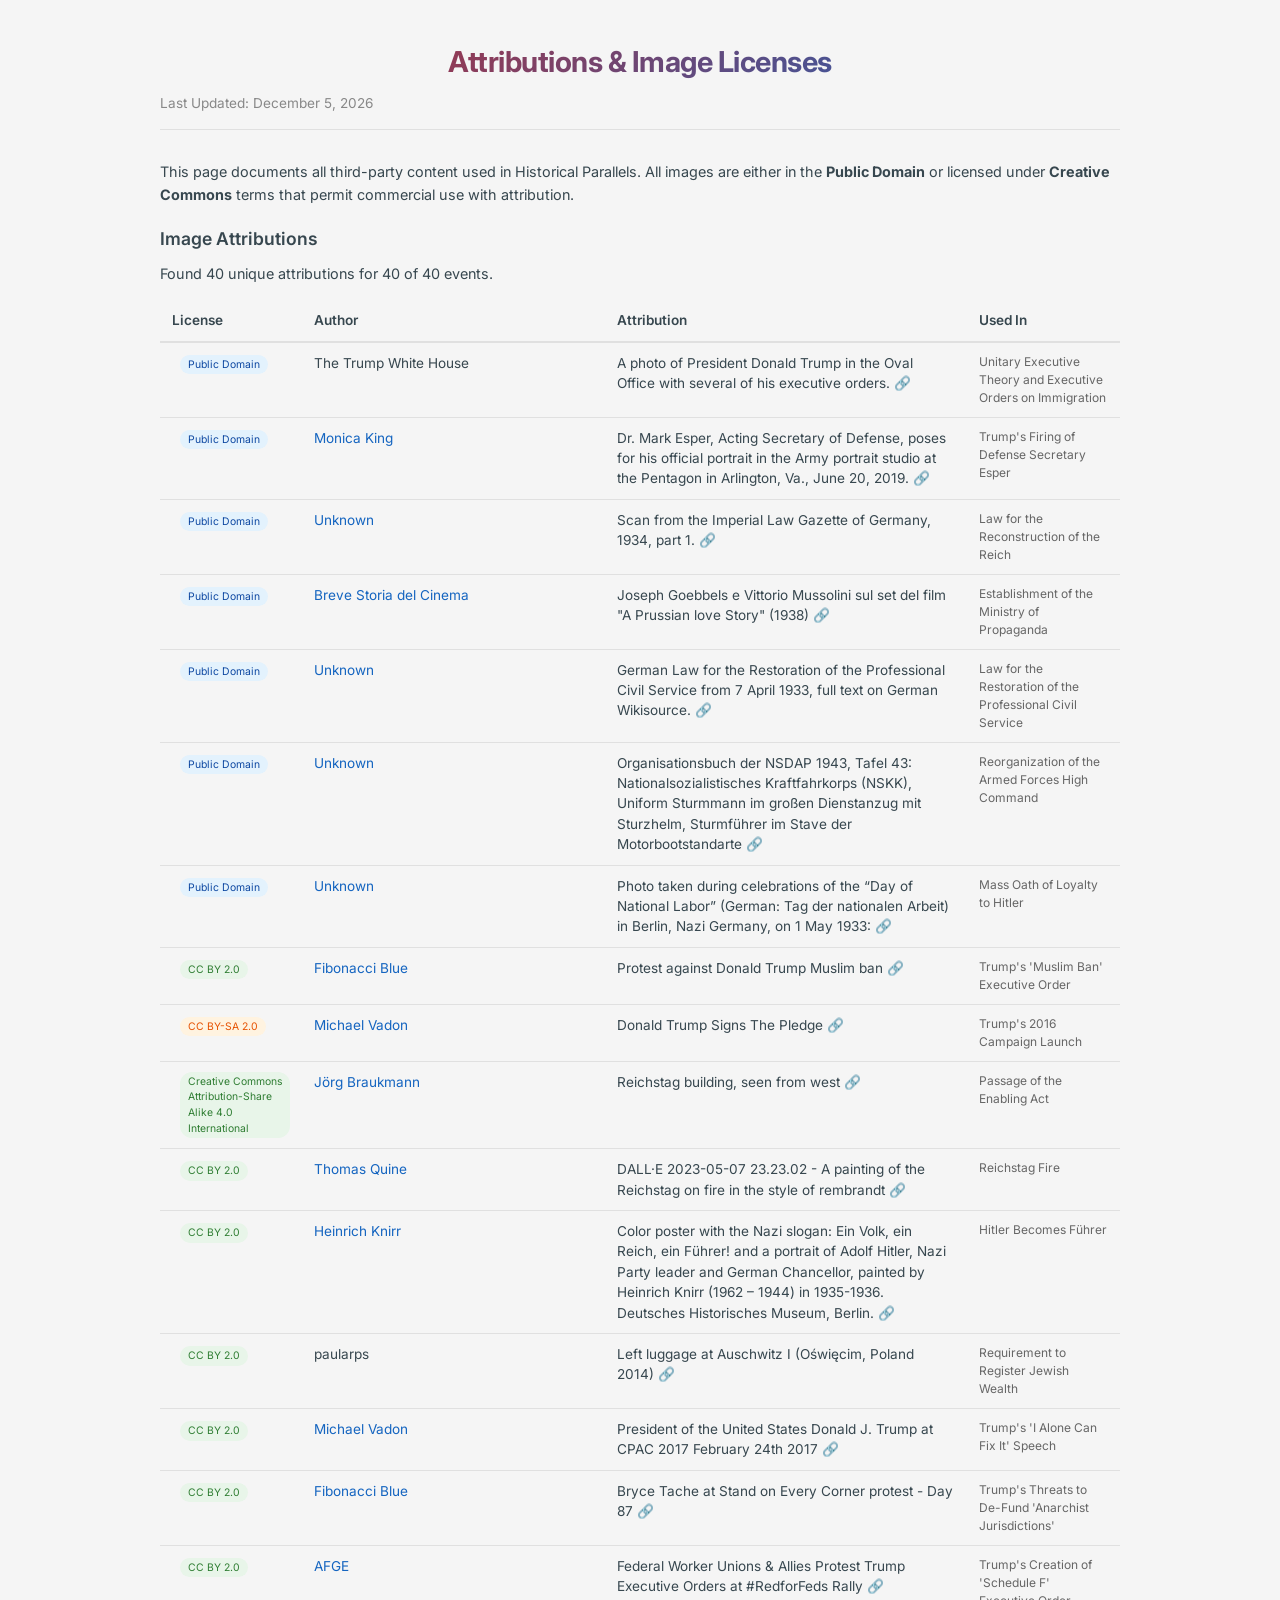
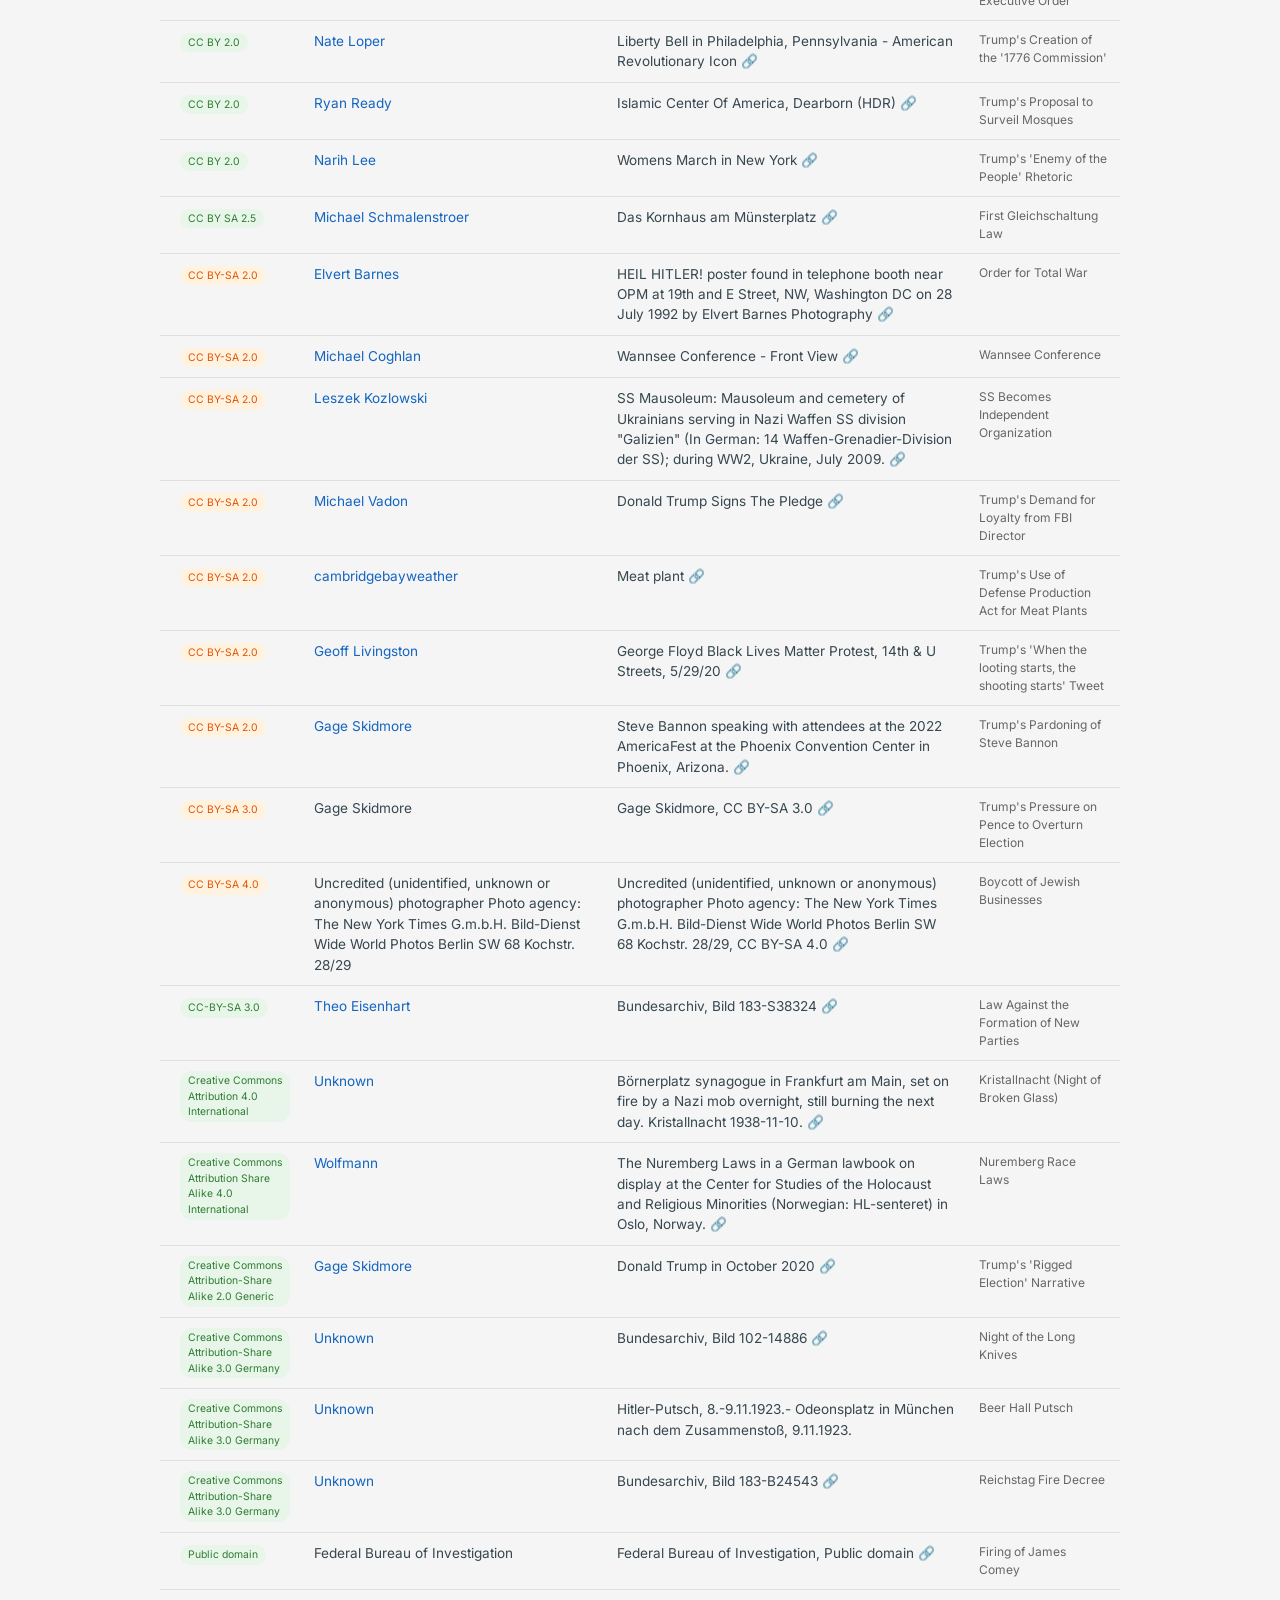
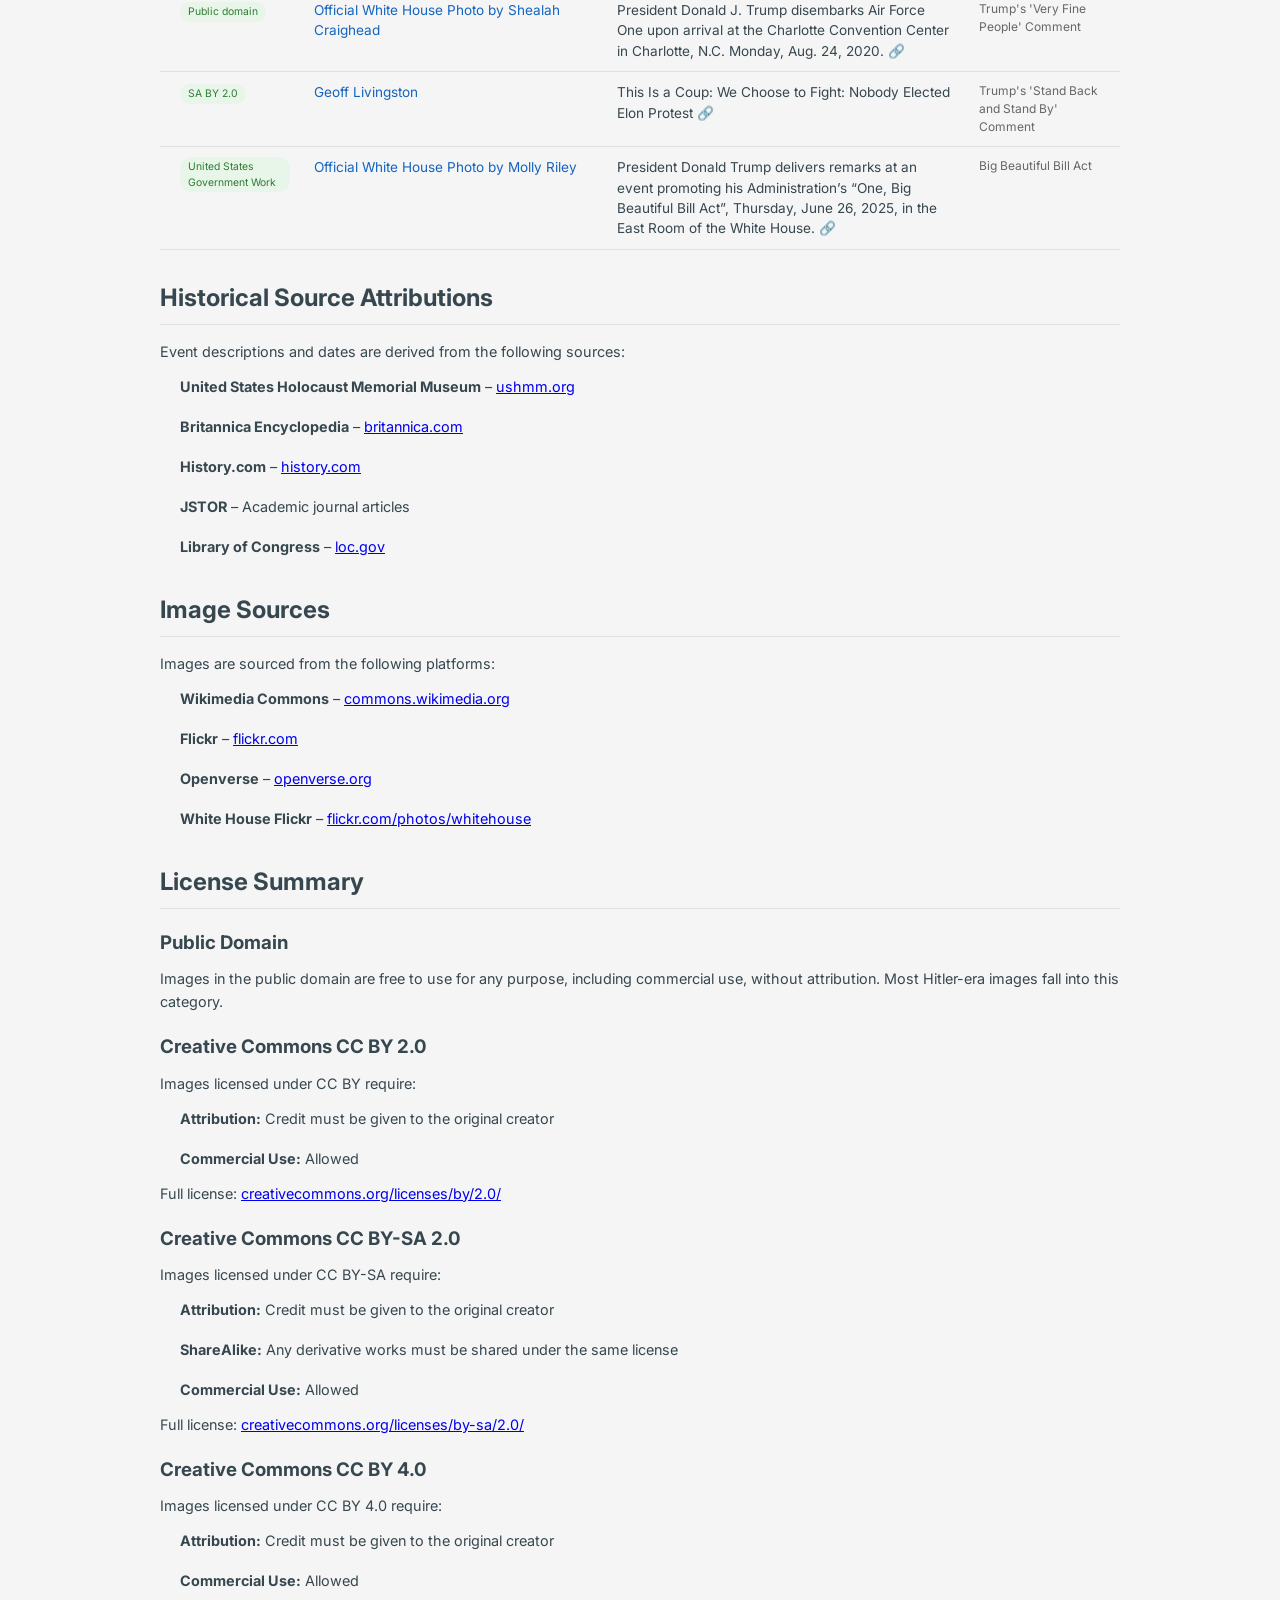
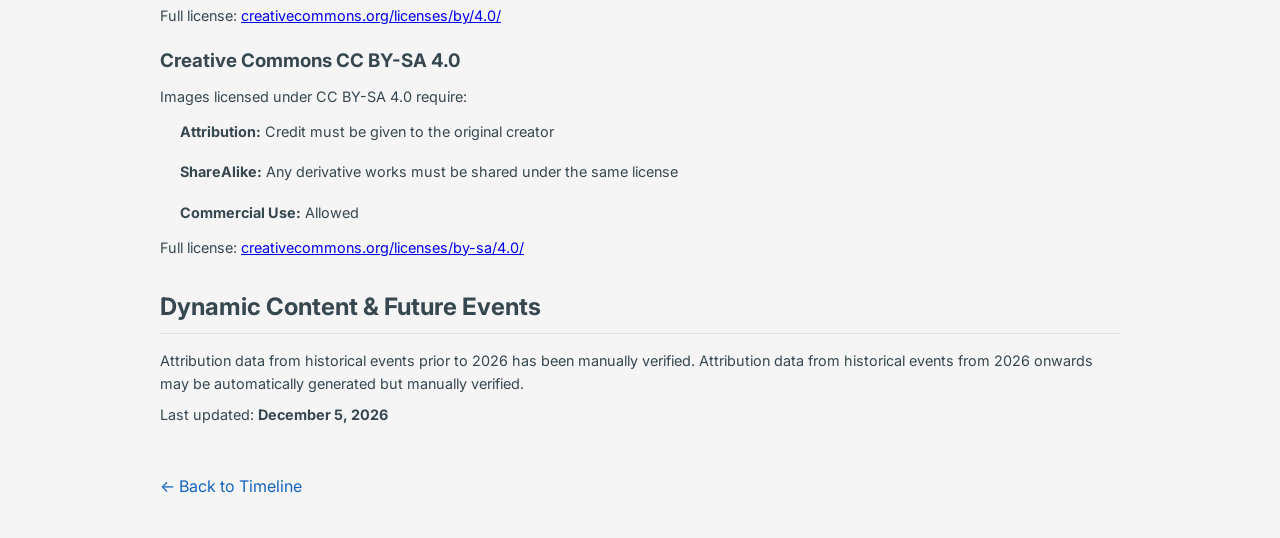
<file: attributions.html>
<!DOCTYPE html>
<html lang="en">
<head>
    <meta charset="UTF-8">
    <meta name="viewport" content="width=device-width, initial-scale=1.0">
    <title>Attributions - Historical Parallels</title>
    <link href="https://fonts.googleapis.com/css2?family=Inter:wght@300;400;500;600;700&display=swap" rel="stylesheet">
    <link rel="stylesheet" href="css/style.css">
    <style>
        body {
            max-width: 1000px;
            margin: 0 auto;
            padding: 40px 20px;
            font-family: 'Inter', sans-serif;
            background: #f5f5f5;
            color: #37474F;
        }
        h1 { margin-bottom: 10px; font-weight: 700; font-size: 1.8rem; }
        .last-updated {
            color: #888;
            font-size: 0.85rem;
            margin-bottom: 30px;
            border-bottom: 1px solid #e0e0e0;
            padding-bottom: 15px;
        }
        h2 {
            margin-top: 30px;
            margin-bottom: 15px;
            color: #37474F;
            border-bottom: 1px solid #e0e0e0;
            padding-bottom: 8px;
        }
        h3 {
            margin-top: 20px;
            margin-bottom: 10px;
            color: #37474F;
        }
        p, li {
            margin-bottom: 8px;
            line-height: 1.6;
            font-size: 0.9rem;
        }
        ul {
            margin-left: 20px;
            list-style: none;
        }
        ul li {
            padding: 4px 0;
            border-bottom: 1px solid #f5f5f5;
        }
        ul li:last-child {
            border-bottom: none;
        }
        .back-link {
            display: inline-block;
            margin-top: 40px;
            color: #1565C0;
            text-decoration: none;
        }
        .back-link:hover { text-decoration: underline; }
        .license-badge {
            display: inline-block;
            font-size: 0.65rem;
            background: #e8f5e9;
            color: #2e7d32;
            padding: 2px 8px;
            border-radius: 12px;
            margin-left: 8px;
        }
        .license-badge.pd {
            background: #e3f2fd;
            color: #0d47a1;
        }
        .license-badge.cc {
            background: #fff3e0;
            color: #e65100;
        }
        .source-link {
            color: #1565C0;
            text-decoration: none;
        }
        .source-link:hover {
            text-decoration: underline;
        }
        .attribution-table {
            width: 100%;
            border-collapse: collapse;
            font-size: 0.85rem;
            margin: 15px 0;
        }
        .attribution-table th {
            background: #f5f5f5;
            text-align: left;
            padding: 10px 12px;
            font-weight: 600;
            border-bottom: 2px solid #e0e0e0;
        }
        .attribution-table td {
            padding: 10px 12px;
            border-bottom: 1px solid #e0e0e0;
            vertical-align: top;
        }
        .attribution-table tr:hover {
            background: #fafafa;
        }
        .attribution-table .event-list {
            font-size: 0.75rem;
            color: #666;
        }
        .attribution-count {
            font-size: 0.7rem;
            color: #999;
            margin-left: 8px;
        }
        .license-link {
            color: #1565C0;
            text-decoration: none;
        }
        .license-link:hover {
            text-decoration: underline;
        }
        .author-link {
            color: #1565C0;
            text-decoration: none;
        }
        .author-link:hover {
            text-decoration: underline;
        }
        .no-attribution {
            color: #999;
            font-style: italic;
        }
        .attribution-section {
            margin-top: 20px;
        }
        .attribution-section .section-title {
            font-size: 1.1rem;
            font-weight: 600;
            color: #37474F;
            margin-bottom: 10px;
        }
    </style>
</head>
<body>
    <h1>Attributions & Image Licenses</h1>
    <div class="last-updated">Last Updated: <span id="last-updated-date">June 2024</span></div>

    <p>This page documents all third-party content used in Historical Parallels. All images are either in the <strong>Public Domain</strong> or licensed under <strong>Creative Commons</strong> terms that permit commercial use with attribution.</p>

    <!-- ===== DYNAMIC ATTRIBUTION TABLE ===== -->
    <div id="attribution-container">
        <div class="attribution-section">
            <div class="section-title">Image Attributions</div>
            <p><span id="attribution-count">Loading attribution data...</span></p>
            <table class="attribution-table" id="attribution-table">
                <thead>
                    <tr>
                        <th>License</th>
                        <th>Author</th>
                        <th>Attribution</th>
                        <th>Used In</th>
                    </tr>
                </thead>
                <tbody id="attribution-table-body">
                    <tr>
                        <td colspan="4" style="text-align: center; color: #999; padding: 30px;">
                            <span id="loading-message">Loading attribution data...</span>
                        </td>
                    </tr>
                </tbody>
            </table>
        </div>
    </div>

    <!-- ===== HISTORICAL SOURCES ===== -->
    <h2>Historical Source Attributions</h2>
<p>Event descriptions and dates are derived from the following sources:</p>
<ul>
    <li><strong>United States Holocaust Memorial Museum</strong> – <a href="https://www.ushmm.org" target="_blank">ushmm.org</a></li>
    <li><strong>Britannica Encyclopedia</strong> – <a href="https://www.britannica.com" target="_blank">britannica.com</a></li>
    <li><strong>History.com</strong> – <a href="https://www.history.com" target="_blank">history.com</a></li>
    <li><strong>JSTOR</strong> – Academic journal articles</li>
    <li><strong>Library of Congress</strong> – <a href="https://www.loc.gov" target="_blank">loc.gov</a></li>
</ul>

<h2>Image Sources</h2>
<p>Images are sourced from the following platforms:</p>
<ul>
    <li><strong>Wikimedia Commons</strong> – <a href="https://commons.wikimedia.org" target="_blank">commons.wikimedia.org</a></li>
    <li><strong>Flickr</strong> – <a href="https://www.flickr.com" target="_blank">flickr.com</a></li>
    <li><strong>Openverse</strong> – <a href="https://openverse.org" target="_blank">openverse.org</a></li>
    <li><strong>White House Flickr</strong> – <a href="https://www.flickr.com/photos/whitehouse" target="_blank">flickr.com/photos/whitehouse</a></li>
</ul>

<!-- ===== LICENSE SUMMARY ===== -->
<h2>License Summary</h2>

<h3>Public Domain</h3>
<p>Images in the public domain are free to use for any purpose, including commercial use, without attribution. Most Hitler-era images fall into this category.</p>

<h3>Creative Commons CC BY 2.0</h3>
<p>Images licensed under CC BY require:</p>
<ul>
    <li><strong>Attribution:</strong> Credit must be given to the original creator</li>
    <li><strong>Commercial Use:</strong> Allowed</li>
</ul>
<p>Full license: <a href="https://creativecommons.org/licenses/by/2.0/" target="_blank">creativecommons.org/licenses/by/2.0/</a></p>

<h3>Creative Commons CC BY-SA 2.0</h3>
<p>Images licensed under CC BY-SA require:</p>
<ul>
    <li><strong>Attribution:</strong> Credit must be given to the original creator</li>
    <li><strong>ShareAlike:</strong> Any derivative works must be shared under the same license</li>
    <li><strong>Commercial Use:</strong> Allowed</li>
</ul>
<p>Full license: <a href="https://creativecommons.org/licenses/by-sa/2.0/" target="_blank">creativecommons.org/licenses/by-sa/2.0/</a></p>

<h3>Creative Commons CC BY 4.0</h3>
<p>Images licensed under CC BY 4.0 require:</p>
<ul>
    <li><strong>Attribution:</strong> Credit must be given to the original creator</li>
    <li><strong>Commercial Use:</strong> Allowed</li>
</ul>
<p>Full license: <a href="https://creativecommons.org/licenses/by/4.0/" target="_blank">creativecommons.org/licenses/by/4.0/</a></p>

<h3>Creative Commons CC BY-SA 4.0</h3>
<p>Images licensed under CC BY-SA 4.0 require:</p>
<ul>
    <li><strong>Attribution:</strong> Credit must be given to the original creator</li>
    <li><strong>ShareAlike:</strong> Any derivative works must be shared under the same license</li>
    <li><strong>Commercial Use:</strong> Allowed</li>
</ul>
<p>Full license: <a href="https://creativecommons.org/licenses/by-sa/4.0/" target="_blank">creativecommons.org/licenses/by-sa/4.0/</a></p>

    <!-- ===== DYNAMIC CONTENT NOTE ===== -->
    <h2>Dynamic Content & Future Events</h2>
    <p>Attribution data from historical events prior to 2026 has been manually verified. Attribution data from historical events from 2026 onwards may be automatically generated but manually verified.</p>
    <p>Last updated: <strong id="last-updated-dynamic">June 2024</strong></p>

    <a href="index.html" class="back-link">← Back to Timeline</a>

    <!-- ===== SCRIPTS ===== -->
    <script src="js/data.js"></script>
    <script src="js/attributions.js"></script>
    <script>
        document.addEventListener('DOMContentLoaded', function() {
            // Update last updated date
            const now = new Date();
            const dateStr = now.toLocaleDateString('en-US', { year: 'numeric', month: 'long', day: 'numeric' });
            document.getElementById('last-updated-date').textContent = dateStr;
            document.getElementById('last-updated-dynamic').textContent = dateStr;

            // Build attribution table
            const tableBody = document.getElementById('attribution-table-body');
            const loadingMsg = document.getElementById('loading-message');
            const countSpan = document.getElementById('attribution-count');

            if (typeof timelineEvents === 'undefined') {
                loadingMsg.textContent = 'Event data not loaded. Please check that data.js is loaded correctly.';
                return;
            }

            if (typeof getAllAttributions === 'undefined') {
                loadingMsg.textContent = 'Attribution data not loaded. Please check that attributions.js is loaded correctly.';
                return;
            }

            // Get all unique attributions
            const attributions = getAllAttributions(timelineEvents);
            
            if (attributions.length === 0) {
                loadingMsg.textContent = 'No attribution data found. Please add attribution data to attributions.js.';
                return;
            }

            // Update count
            const totalEvents = timelineEvents.length;
            const eventsWithAttribution = timelineEvents.filter(e => e.image && e.image !== '' && getAttribution(e.image)).length;
            countSpan.textContent = `Found ${attributions.length} unique attributions for ${eventsWithAttribution} of ${totalEvents} events.`;

            // Clear loading message
            tableBody.innerHTML = '';

            // Sort attributions by license type (PD first, then CC)
            attributions.sort((a, b) => {
                if (a.license.includes('Public Domain')) return -1;
                if (b.license.includes('Public Domain')) return 1;
                return a.license.localeCompare(b.license);
            });

            // Build table rows
            attributions.forEach(att => {
                const row = document.createElement('tr');
                
                // License with badge
                let licenseBadge = '';
                if (att.license.includes('Public Domain')) {
                    licenseBadge = `<span class="license-badge pd">${att.license}</span>`;
                } else if (att.license.includes('CC BY-SA')) {
                    licenseBadge = `<span class="license-badge cc">${att.license}</span>`;
                } else {
                    licenseBadge = `<span class="license-badge">${att.license}</span>`;
                }
                
                // Author with link
                let authorHtml = att.author || 'Unknown';
                if (att.authorUrl) {
                    authorHtml = `<a href="${att.authorUrl}" target="_blank" class="author-link">${att.author}</a>`;
                }
                
                // Attribution text with license link
                let attributionHtml = att.attribution || att.license || 'Unknown';
                if (att.licenseUrl) {
                    attributionHtml = `${att.attribution || att.license} <a href="${att.licenseUrl}" target="_blank" class="license-link">🔗</a>`;
                }
                
                // Events list
                const eventCount = att.events ? att.events.length : 0;
                let eventsList = '';
                if (att.events && att.events.length > 0) {
                    // Get event titles for these IDs
                    const eventTitles = att.events.map(id => {
                        const ev = timelineEvents.find(e => e.id === id);
                        return ev ? ev.title : id;
                    });
                    eventsList = eventTitles.join(', ');
                    if (eventTitles.length > 3) {
                        eventsList = eventTitles.slice(0, 3).join(', ') + ` +${eventTitles.length - 3} more`;
                    }
                }
                
                row.innerHTML = `
                    <td>${licenseBadge}</td>
                    <td>${authorHtml}</td>
                    <td>${attributionHtml}</td>
                    <td class="event-list">${eventsList || 'Unknown'}</td>
                `;
                
                tableBody.appendChild(row);
            });
        });
    </script>
</body>
</html>
</file>
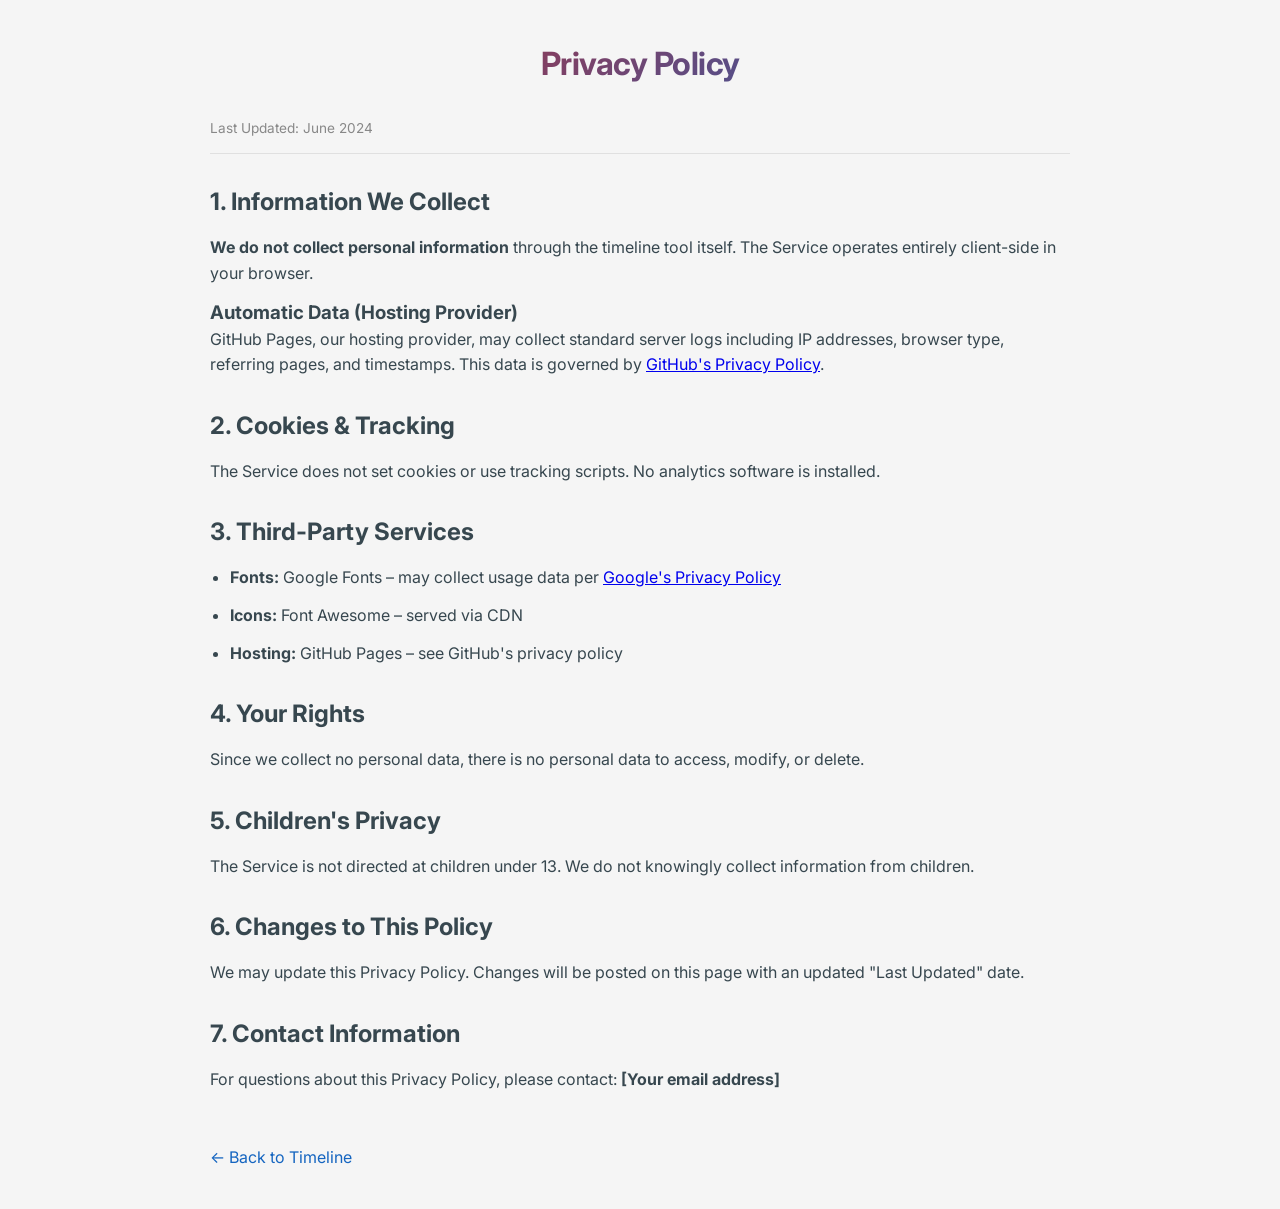
<file: privacy.html>
<!DOCTYPE html>
<html lang="en">
<head>
    <meta charset="UTF-8">
    <meta name="viewport" content="width=device-width, initial-scale=1.0">
    <title>Privacy Policy - Historical Parallels</title>
    <link href="https://fonts.googleapis.com/css2?family=Inter:wght@300;400;500;600;700&display=swap" rel="stylesheet">
    <link rel="stylesheet" href="css/style.css">
    <style>
        body {
            max-width: 900px;
            margin: 0 auto;
            padding: 40px 20px;
        }
        h1 { margin-bottom: 30px; }
        h2 { margin-top: 30px; margin-bottom: 15px; color: var(--dark-gray); }
        p, li { margin-bottom: 12px; line-height: 1.6; }
        .back-link {
            display: inline-block;
            margin-top: 40px;
            color: var(--trump-blue);
            text-decoration: none;
        }
        .back-link:hover { text-decoration: underline; }
        .last-updated {
            color: #888;
            font-size: 0.85rem;
            margin-bottom: 30px;
            border-bottom: 1px solid var(--border-light);
            padding-bottom: 15px;
        }
        ul { margin-left: 20px; }
    </style>
</head>
<body>
    <h1>Privacy Policy</h1>
    <div class="last-updated">Last Updated: June 2024</div>

    <h2>1. Information We Collect</h2>
    <p><strong>We do not collect personal information</strong> through the timeline tool itself. The Service operates entirely client-side in your browser.</p>

    <h3>Automatic Data (Hosting Provider)</h3>
    <p>GitHub Pages, our hosting provider, may collect standard server logs including IP addresses, browser type, referring pages, and timestamps. This data is governed by <a href="https://docs.github.com/en/site-policy/privacy-policies/github-general-privacy-statement" target="_blank">GitHub's Privacy Policy</a>.</p>

    <h2>2. Cookies & Tracking</h2>
    <p>The Service does not set cookies or use tracking scripts. No analytics software is installed.</p>

    <h2>3. Third-Party Services</h2>
    <ul>
        <li><strong>Fonts:</strong> Google Fonts – may collect usage data per <a href="https://policies.google.com/privacy" target="_blank">Google's Privacy Policy</a></li>
        <li><strong>Icons:</strong> Font Awesome – served via CDN</li>
        <li><strong>Hosting:</strong> GitHub Pages – see GitHub's privacy policy</li>
    </ul>

    <h2>4. Your Rights</h2>
    <p>Since we collect no personal data, there is no personal data to access, modify, or delete.</p>

    <h2>5. Children's Privacy</h2>
    <p>The Service is not directed at children under 13. We do not knowingly collect information from children.</p>

    <h2>6. Changes to This Policy</h2>
    <p>We may update this Privacy Policy. Changes will be posted on this page with an updated "Last Updated" date.</p>

    <h2>7. Contact Information</h2>
    <p>For questions about this Privacy Policy, please contact: <strong>[Your email address]</strong></p>

    <a href="index.html" class="back-link">← Back to Timeline</a>
</body>
</html>
</file>
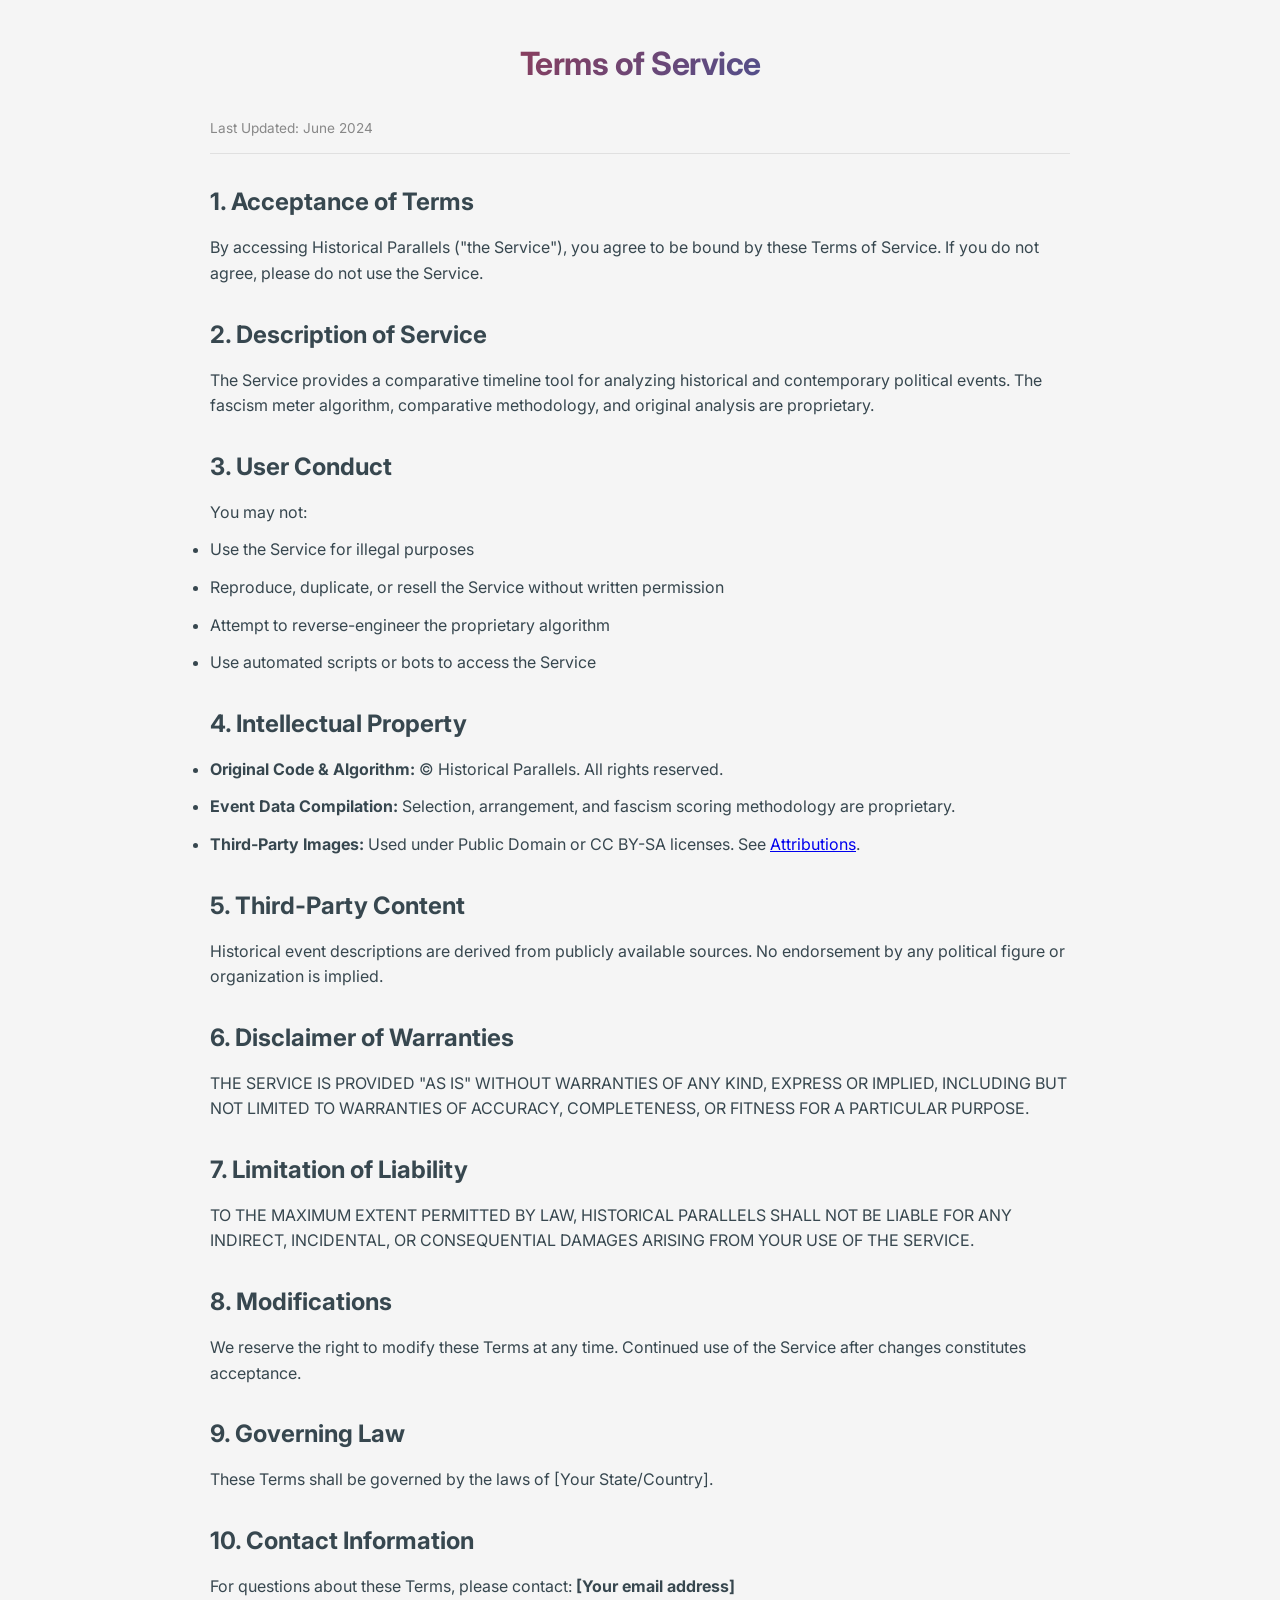
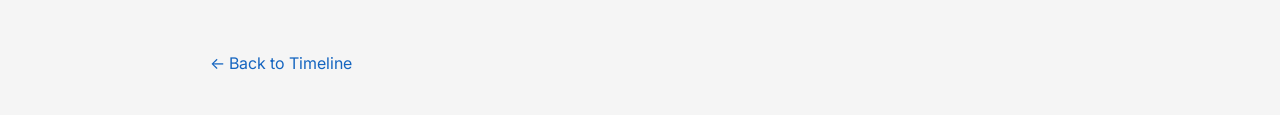
<file: terms.html>
<!DOCTYPE html>
<html lang="en">
<head>
    <meta charset="UTF-8">
    <meta name="viewport" content="width=device-width, initial-scale=1.0">
    <title>Terms of Service - Historical Parallels</title>
    <link href="https://fonts.googleapis.com/css2?family=Inter:wght@300;400;500;600;700&display=swap" rel="stylesheet">
    <link rel="stylesheet" href="css/style.css">
    <style>
        body {
            max-width: 900px;
            margin: 0 auto;
            padding: 40px 20px;
        }
        h1 { margin-bottom: 30px; }
        h2 { margin-top: 30px; margin-bottom: 15px; color: var(--dark-gray); }
        p, li { margin-bottom: 12px; line-height: 1.6; }
        .back-link {
            display: inline-block;
            margin-top: 40px;
            color: var(--trump-blue);
            text-decoration: none;
        }
        .back-link:hover { text-decoration: underline; }
        .last-updated {
            color: #888;
            font-size: 0.85rem;
            margin-bottom: 30px;
            border-bottom: 1px solid var(--border-light);
            padding-bottom: 15px;
        }
    </style>
</head>
<body>
    <h1>Terms of Service</h1>
    <div class="last-updated">Last Updated: June 2024</div>

    <h2>1. Acceptance of Terms</h2>
    <p>By accessing Historical Parallels ("the Service"), you agree to be bound by these Terms of Service. If you do not agree, please do not use the Service.</p>

    <h2>2. Description of Service</h2>
    <p>The Service provides a comparative timeline tool for analyzing historical and contemporary political events. The fascism meter algorithm, comparative methodology, and original analysis are proprietary.</p>

    <h2>3. User Conduct</h2>
    <p>You may not:</p>
    <ul>
        <li>Use the Service for illegal purposes</li>
        <li>Reproduce, duplicate, or resell the Service without written permission</li>
        <li>Attempt to reverse-engineer the proprietary algorithm</li>
        <li>Use automated scripts or bots to access the Service</li>
    </ul>

    <h2>4. Intellectual Property</h2>
    <ul>
        <li><strong>Original Code & Algorithm:</strong> © Historical Parallels. All rights reserved.</li>
        <li><strong>Event Data Compilation:</strong> Selection, arrangement, and fascism scoring methodology are proprietary.</li>
        <li><strong>Third-Party Images:</strong> Used under Public Domain or CC BY-SA licenses. See <a href="index.html#attributions">Attributions</a>.</li>
    </ul>

    <h2>5. Third-Party Content</h2>
    <p>Historical event descriptions are derived from publicly available sources. No endorsement by any political figure or organization is implied.</p>

    <h2>6. Disclaimer of Warranties</h2>
    <p>THE SERVICE IS PROVIDED "AS IS" WITHOUT WARRANTIES OF ANY KIND, EXPRESS OR IMPLIED, INCLUDING BUT NOT LIMITED TO WARRANTIES OF ACCURACY, COMPLETENESS, OR FITNESS FOR A PARTICULAR PURPOSE.</p>

    <h2>7. Limitation of Liability</h2>
    <p>TO THE MAXIMUM EXTENT PERMITTED BY LAW, HISTORICAL PARALLELS SHALL NOT BE LIABLE FOR ANY INDIRECT, INCIDENTAL, OR CONSEQUENTIAL DAMAGES ARISING FROM YOUR USE OF THE SERVICE.</p>

    <h2>8. Modifications</h2>
    <p>We reserve the right to modify these Terms at any time. Continued use of the Service after changes constitutes acceptance.</p>

    <h2>9. Governing Law</h2>
    <p>These Terms shall be governed by the laws of [Your State/Country].</p>

    <h2>10. Contact Information</h2>
    <p>For questions about these Terms, please contact: <strong>[Your email address]</strong></p>

    <a href="index.html" class="back-link">← Back to Timeline</a>
</body>
</html>
</file>
<file: css/style.css>
/* ===== RESET & BASE ===== */
* {
    margin: 0;
    padding: 0;
    box-sizing: border-box;
}

/* ===== UNIFIED COLOR PALETTE ===== */
:root {
    --hitler-red: #C62828;
    --trump-blue: #1565C0;
    --dark-gray: #37474F;
    --light-bg: #F5F5F5;
    --card-white: #FFFFFF;
    --meter-low: #2E7D32;
    --meter-warning: #FF8F00;
    --meter-high: #E65100;
    --meter-critical: #C62828;
    --meter-extreme: #8B0000;
    --border-light: #E0E0E0;
    --shadow-sm: 0 2px 8px rgba(0,0,0,0.06);
    --shadow-md: 0 4px 12px rgba(0,0,0,0.08);
    --shadow-lg: 0 8px 25px rgba(0,0,0,0.08);
    --transition: all 0.2s cubic-bezier(0.2, 0.9, 0.4, 1.1);
}

/* ===== GLOBAL STYLES ===== */
body {
    font-family: 'Inter', sans-serif;
    background: var(--light-bg);
    padding: 20px;
    overflow-x: hidden;
    overflow-y: auto;
    color: var(--dark-gray);
    line-height: 1.5;
}

/* ===== TYPOGRAPHY ===== */
h1 {
    font-size: 2rem;
    font-weight: 700;
    text-align: center;
    margin-bottom: 20px;
    background: linear-gradient(135deg, var(--hitler-red), var(--trump-blue));
    -webkit-background-clip: text;
    background-clip: text;
    color: transparent;
    letter-spacing: -0.5px;
}

/* ===== CONTROLS ROW ===== */
.controls-row {
    display: flex;
    justify-content: space-between;
    align-items: center;
    flex-wrap: wrap;
    gap: 15px;
    margin: 15px 0;
    padding: 12px 0;
    border-top: 1px solid var(--border-light);
    border-bottom: 1px solid var(--border-light);
}

.controls {
    display: flex;
    gap: 10px;
    flex-wrap: wrap;
}

.controls button {
    background: var(--card-white);
    border: 1px solid var(--border-light);
    border-radius: 8px;
    padding: 8px 16px;
    cursor: pointer;
    font-size: 0.85rem;
    font-weight: 500;
    color: var(--dark-gray);
    transition: var(--transition);
}

.controls button:hover {
    background: #f0f0f0;
    transform: translateY(-1px);
    border-color: #bbb;
}

.controls button:active {
    transform: translateY(0);
}

.legend {
    display: flex;
    gap: 20px;
    flex-wrap: wrap;
}

.legend-color {
    width: 18px;
    height: 18px;
    border-radius: 4px;
    display: inline-block;
    margin-right: 8px;
    vertical-align: middle;
}

.legend-color.red { background: var(--hitler-red); }
.legend-color.blue { background: var(--trump-blue); }

/* ===== TAG FILTERS ===== */
.tag-filters {
    display: flex;
    justify-content: center;
    gap: 8px;
    margin: 15px 0 20px;
    flex-wrap: wrap;
}

.filter-btn {
    background: var(--card-white);
    border: 1px solid var(--border-light);
    border-radius: 24px;
    padding: 6px 14px;
    cursor: pointer;
    font-size: 0.7rem;
    font-weight: 500;
    color: var(--dark-gray);
    white-space: nowrap;
    transition: var(--transition);
}

.filter-btn:hover {
    background: #f0f0f0;
    border-color: #bbb;
    transform: translateY(-1px);
}

.filter-btn.active {
    background: var(--trump-blue);
    color: white;
    border-color: var(--trump-blue);
}

/* ===== FASCISM METER ===== */
.fascism-meter {
    background: var(--card-white);
    border-radius: 16px;
    padding: 20px;
    margin: 20px auto;
    max-width: 900px;
    box-shadow: var(--shadow-md);
}

.meter-header {
    display: flex;
    justify-content: space-between;
    align-items: baseline;
    margin-bottom: 12px;
    flex-wrap: wrap;
    gap: 10px;
}

.meter-title {
    font-size: 1rem;
    font-weight: 700;
    color: var(--dark-gray);
}

.meter-percentage {
    font-size: 1.6rem;
    font-weight: 800;
    color: var(--meter-critical);
    font-family: monospace;
}

.meter-bar-container {
    margin: 10px 0;
}

.meter-bar {
    width: 100%;
    height: 28px;
    background: var(--border-light);
    border-radius: 14px;
    overflow: hidden;
}

.meter-fill {
    height: 100%;
    width: 0%;
    background: linear-gradient(90deg, 
        var(--meter-low) 0%, 
        var(--meter-warning) 33%, 
        var(--meter-high) 50%, 
        var(--meter-critical) 75%, 
        var(--meter-extreme) 100%);
    border-radius: 14px;
    transition: width 0.5s ease-out;
}

.meter-markers {
    position: relative;
    height: 30px;
    margin-top: 8px;
}

.marker {
    position: absolute;
    transform: translateX(-50%);
    text-align: center;
    font-size: 0.65rem;
    color: #666;
    white-space: nowrap;
}

.meter-reference {
    margin: 15px 0 10px;
    padding: 12px;
    background: #f8f9fa;
    border-radius: 12px;
    font-size: 0.75rem;
}

.reference-label {
    font-weight: 600;
    color: var(--dark-gray);
    display: block;
    margin-bottom: 8px;
}

.reference-points {
    display: flex;
    flex-wrap: wrap;
    gap: 15px;
    justify-content: space-between;
}

.ref-point {
    font-size: 0.7rem;
    color: #666;
    font-family: monospace;
}

.meter-legend {
    display: flex;
    justify-content: space-between;
    margin-top: 12px;
    padding-top: 10px;
    border-top: 1px solid var(--border-light);
    font-size: 0.65rem;
    color: #888;
}

.legend-dot {
    display: inline-block;
    width: 12px;
    height: 12px;
    border-radius: 3px;
    margin-right: 4px;
    vertical-align: middle;
}

.legend-dot.low { background: var(--meter-low); }
.legend-dot.medium { background: var(--meter-warning); }
.legend-dot.high { background: var(--meter-high); }
.legend-dot.critical { background: var(--meter-critical); }
.legend-dot.extreme { background: var(--meter-extreme); }

/* ===== TIMELINE ===== */
.timeline-scroll {
    overflow-x: scroll !important;
    overflow-y: visible;
    margin-top: 20px;
    padding-bottom: 10px;
    width: 100%;
    background: transparent;
    scroll-behavior: smooth;
}

.timeline-container {
    background: var(--card-white);
    border-radius: 16px;
    box-shadow: var(--shadow-lg);
    width: max-content;
    min-width: 100%;
}

.timeline-inner {
    position: relative;
}

/* ===== TIMELINE SECTIONS ===== */
.top-section {
    background: rgba(198, 40, 40, 0.04);
    border-radius: 12px 12px 0 0;
    padding: 35px 0 10px 0;
    position: relative;
}

.bottom-section {
    background: rgba(21, 101, 192, 0.04);
    border-radius: 0 0 12px 12px;
    padding: 10px 0 35px 0;
    position: relative;
}

/* Subtle grid pattern on sections */
.top-section, .bottom-section {
    background-image: 
        repeating-linear-gradient(
            90deg,
            transparent,
            transparent 50px,
            rgba(0,0,0,0.015) 50px,
            rgba(0,0,0,0.015) 51px
        );
}

/* ===== ERA LABELS ===== */
.era-label {
    position: absolute;
    background: var(--card-white);
    padding: 5px 16px;
    border-radius: 20px;
    font-size: 0.75rem;
    font-weight: 600;
    box-shadow: var(--shadow-sm);
    z-index: 20;
    white-space: nowrap;
}

.top-section .era-label {
    top: 5px;
    left: 15px;
    color: var(--hitler-red);
    border: 1px solid var(--hitler-red);
}

.bottom-section .era-label {
    bottom: 5px;
    right: 15px;
    color: var(--trump-blue);
    border: 1px solid var(--trump-blue);
}

/* ===== TIMELINE TRACKS ===== */
.timeline-track {
    position: relative;
    height: 500px;
    margin: 10px 0;
    overflow-y: auto;
    overflow-x: visible;
}

.timeline-track::-webkit-scrollbar {
    width: 8px;
}

.timeline-track::-webkit-scrollbar-track {
    background: #f1f1f1;
    border-radius: 4px;
}

.timeline-track::-webkit-scrollbar-thumb {
    background: #bbb;
    border-radius: 4px;
}

.timeline-track::-webkit-scrollbar-thumb:hover {
    background: #999;
}

/* ===== YEAR MARKERS ===== */
.year-markers {
    position: sticky;
    top: 0;
    background: var(--card-white);
    z-index: 20;
    padding: 8px 0;
    border-bottom: 1px solid var(--border-light);
}

.year-marker-label {
    position: absolute;
    transform: translateX(-50%);
    background: var(--card-white);
    padding: 3px 8px;
    border-radius: 16px;
    font-size: 10px;
    font-weight: 600;
    font-family: monospace;
    box-shadow: var(--shadow-sm);
    border: 1px solid var(--border-light);
}

.top-markers .year-marker-label {
    border-color: var(--hitler-red);
    color: var(--hitler-red);
}

.bottom-markers .year-marker-label {
    border-color: var(--trump-blue);
    color: var(--trump-blue);
}

/* ===== CARDS ===== */
.timeline-card {
    position: absolute;
    width: 160px;
    min-height: 180px;
    background: var(--card-white);
    border-radius: 12px;
    padding: 10px;
    box-shadow: var(--shadow-sm);
    cursor: pointer;
    transition: var(--transition);
    display: flex;
    flex-direction: column;
}

.timeline-card:hover {
    transform: translateY(-4px);
    box-shadow: var(--shadow-md);
}

.timeline-card.top {
    border-left: 4px solid var(--hitler-red);
}

.timeline-card.bottom {
    border-left: 4px solid var(--trump-blue);
}

.card-image {
    width: 100%;
    height: 65px;
    object-fit: cover;
    border-radius: 8px;
    margin-bottom: 8px;
    background: #f5f5f5;
}

.card-title {
    font-weight: 700;
    font-size: 0.85rem;
    line-height: 1.3;
    color: var(--dark-gray);
    letter-spacing: -0.2px;
    margin-bottom: 4px;
}

.card-year {
    font-family: monospace;
    font-size: 0.65rem;
    color: #888;
    margin-top: 4px;
}

/* ===== BASELINE ===== */
.baseline-container {
    position: relative;
    height: 36px;
    background: var(--card-white);
}

.baseline-line {
    position: absolute;
    top: 50%;
    left: 0;
    right: 0;
    height: 2px;
    background: var(--dark-gray);
    opacity: 0.3;
    transform: translateY(-50%);
}

.baseline-label {
    position: absolute;
    top: 50%;
    left: 50%;
    transform: translate(-50%, -50%);
    background: var(--card-white);
    padding: 4px 18px;
    border-radius: 30px;
    font-size: 0.7rem;
    font-weight: 600;
    color: var(--dark-gray);
    white-space: nowrap;
    border: 1px solid var(--border-light);
    box-shadow: var(--shadow-sm);
}

/* ===== WATERMARK & VERSION ===== */
.bottom-section .watermark-text {
    position: absolute;
    bottom: 8px;
    left: 15px;
    font-size: 9px;
    color: rgba(0, 0, 0, 0.3);
    font-family: monospace;
    background: rgba(255, 255, 255, 0.6);
    padding: 4px 10px;
    border-radius: 4px;
    pointer-events: none;
    z-index: 100;
    white-space: nowrap;
}

.version-info {
    text-align: center;
    font-size: 0.65rem;
    color: #aaa;
    margin-top: 15px;
    font-family: monospace;
}

/* ===== MODAL ===== */
.custom-alert-overlay {
    display: none;
    position: fixed;
    top: 0;
    left: 0;
    width: 100%;
    height: 100%;
    background: rgba(0, 0, 0, 0.7);
    z-index: 99999;
}

.custom-alert {
    display: none;
    position: fixed;
    top: 200px;
    left: 50%;
    transform: translateX(-50%);
    width: 90%;
    max-width: 500px;
    background: var(--card-white);
    border-radius: 16px;
    box-shadow: 0 20px 40px rgba(0,0,0,0.3);
    z-index: 100000;
    overflow: hidden;
    animation: slideDown 0.3s ease;
}

@keyframes slideDown {
    from { opacity: 0; transform: translateX(-50%) translateY(-30px); }
    to { opacity: 1; transform: translateX(-50%) translateY(0); }
}

.custom-alert-header {
    padding: 20px 24px;
    background: linear-gradient(135deg, var(--hitler-red), var(--trump-blue));
    color: white;
    position: relative;
}

.custom-alert-header span:first-child {
    font-size: 1.3rem;
    font-weight: 700;
    display: block;
    padding-right: 30px;
}

.custom-alert-close {
    position: absolute;
    top: 16px;
    right: 20px;
    font-size: 28px;
    cursor: pointer;
    color: white;
    opacity: 0.8;
    transition: opacity 0.2s;
}

.custom-alert-close:hover {
    opacity: 1;
}

.custom-alert-body {
    padding: 24px;
}

#modal-date-display {
    font-size: 0.85rem;
    color: #666;
    margin-bottom: 15px;
    border-left: 3px solid var(--hitler-red);
    padding-left: 12px;
}

#modal-description {
    font-size: 0.95rem;
    line-height: 1.5;
    color: var(--dark-gray);
    margin-bottom: 20px;
}

#modal-tags {
    display: flex;
    flex-wrap: wrap;
    gap: 8px;
    margin-top: 15px;
    padding-top: 15px;
    border-top: 1px solid var(--border-light);
}

/* ===== FOOTER ===== */
footer {
    text-align: center;
    margin-top: 25px;
    color: #999;
    font-size: 0.7rem;
}

.zoom-hint {
    text-align: center;
    font-size: 0.7rem;
    color: #aaa;
    margin-top: 10px;
}

/* ===== ACCESSIBILITY ===== */
button:focus-visible {
    outline: 2px solid var(--trump-blue);
    outline-offset: 2px;
}

/* ===== RESPONSIVE DESIGN ===== */
@media (max-width: 768px) {
    body {
        padding: 10px;
    }
    
    h1 {
        font-size: 1.5rem;
    }
    
    .controls-row {
        flex-direction: column;
        align-items: stretch;
    }
    
    .controls {
        justify-content: center;
    }
    
    .legend {
        justify-content: center;
    }
    
    .filter-btn {
        font-size: 0.65rem;
        padding: 4px 10px;
    }
    
    .fascism-meter {
        margin: 15px 10px;
        padding: 15px;
    }
    
    .reference-points {
        flex-direction: column;
        gap: 6px;
    }
    
    .timeline-card {
        width: 140px;
        min-height: 160px;
        padding: 8px;
    }
    
    .card-title {
        font-size: 0.75rem;
    }
    
    .card-year {
        font-size: 0.6rem;
    }
}
</file>
